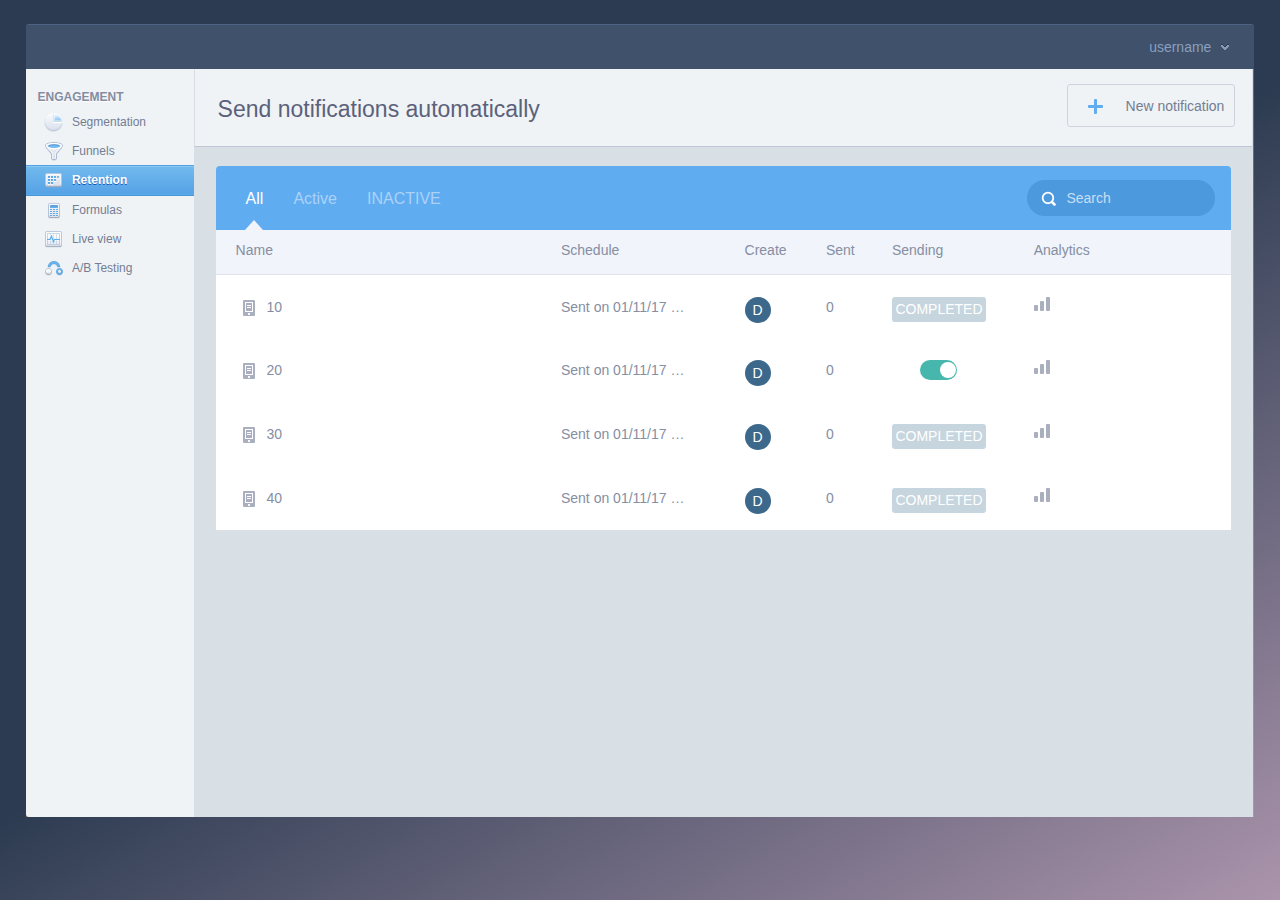
<file: notification.html>
<!DOCTYPE html>
<html>
	<head>
		<meta charset="UTF-8">
		<title></title>
		<link rel="stylesheet" type="text/css" href="css/bootstrap.min.css"/>
		<link rel="stylesheet" type="text/css" href="css/common.css"/>
	</head>
	<body>
		<div id="container">
			<div class="blue_header">
				<div class="blue_header_username">username</div>
				<div class="user_menu_dropdown">
					<a href="#">Help center</a>
					<a href="#">Email support</a>
					<a href="#">修改密码</a>
					<a href="#">退出</a>
				</div>
			</div>
			<div id="report">
				<!--左边按钮部分-->
				<div id="menu">
					<div class="toolkit">
						<div class="menu_header">ENGAGEMENT</div>
						<a class="link" href="#">
							<div class="icon icon1"></div>
							<div class="text">Segmentation</div>
							<div class="highlight_hack"></div>
						</a>
						<a class="link" href="#">
							<div class="icon icon2"></div>
							<div class="text">Funnels</div>
							<div class="highlight_hack"></div>
						</a>
						<a class="link selected" href="#">
							<div class="icon icon3"></div>
							<div class="text">Retention</div>
							<div class="highlight_hack"></div>
						</a>
						<a class="link" href="#">
							<div class="icon icon4"></div>
							<div class="text">Formulas</div>
							<div class="highlight_hack"></div>
						</a>
						<a class="link" href="#">
							<div class="icon icon5"></div>
							<div class="text">Live view</div>
							<div class="highlight_hack"></div>
						</a>
						<a class="link" href="#">
							<div class="icon icon6"></div>
							<div class="text">A/B Testing</div>
							<div class="highlight_hack"></div>
						</a>
					</div>
				</div>
				<!--右边数据展示部分-->
				<div id="report_content">
					<div class="noti_top">
						<div class="noti_topText">
							Send notifications automatically
						</div>
						<div class="dropdown">
							<div class="addNoti dropdown-toggle" data-toggle="dropdown">
								<div class="plus_icon"></div>
								<div class="text">New notification</div>
							</div>
							<ul class="dropdown-menu" role="menu">
								<li role = "presentation">
									<a role="menuitem" href="#">Email message</a>
								</li>
								<li role = "presentation">
									<a role="menuitem" href="#">SMS message</a>
								</li>
								<li role = "presentation">
									<a role="menuitem" href="#">Push notification</a>
								</li>
								<li role = "presentation">
									<a role="menuitem" href="#">Webhook</a>
								</li>
							</ul>
						</div>
					</div>
					
					<div class="noti_panel_top">
						<div class="noti_tabs noti_tab1">All</div>
						<div class="noti_tabs noti_tab2">Active</div>
						<div class="noti_tabs noti_tab3">INACTIVE</div>
						<div class="sanjiaox"></div>
						<div class="noti_search">
							<input type="text" name="" id="" value="" placeholder="Search"/>
						</div>
						<div style="clear: both;"></div>
					</div>
					<div class="noti_panel_content">
						<div class="noti_panel_conts content1">
							<table class="table">
								<tr>
									<th>Name</th>
									<th>Schedule</th>
									<th>Create</th>
									<th>Sent</th>
									<th>Sending</th>
									<th>Analytics</th>
									<th></th>
									<th></th>
								</tr>
								<tr>
									<td class="name">
										<div>
											<div class="icon"></div>
											<span>10</span>
										</div>
									</td>
									<td class="schedule">
										<div>
											Sent on 01/11/17 at 5:52 AM
										</div>
									</td>
									<td class="creator">
										<div class="creator_icon">D</div>
									</td>
									<td>0</td>
									<td class="sending">
										<div class="send_text">
											COMPLETED
										</div>
									</td>
									<td class="analytics"> 
										<div></div>
									</td>
									<td class="copy_icon">
										<div style="background: none;"></div>
									</td>
									<td class="delete_icon">
										<div class="deletes"></div>
									</td>
								</tr>
								<tr>
									<td class="name">
										<div>
											<div class="icon"></div>
											<span>20</span>
										</div>
									</td>
									<td class="schedule">
										<div>
											Sent on 01/11/17 at 5:52 AM
										</div>
									</td>
									<td class="creator">
										<div class="creator_icon">D</div>
									</td>
									<td>0</td>
									<td class="sending">
										<div class="sendbtn_wrp">
											<div class="send_btn">
												<div class="white_circle"></div>
											</div>
										</div>
									</td>
									<td class="analytics"> 
										<div></div>
									</td>
									<td class="copy_icon">
										<div></div>
									</td>
									<td class="delete_icon">
										<div class="deletes"></div>
									</td>
								</tr>
								<tr>
									<td class="name">
										<div>
											<div class="icon"></div>
											<span>30</span>
										</div>
									</td>
									<td class="schedule">
										<div>
											Sent on 01/11/17 at 5:52 AM
										</div>
									</td>
									<td class="creator">
										<div class="creator_icon">D</div>
									</td>
									<td>0</td>
									<td class="sending">
										<div class="send_text">
											COMPLETED
										</div>
									</td>
									<td class="analytics"> 
										<div></div>
									</td>
									<td class="copy_icon">
										<div style="background: none;"></div>
									</td>
									<td class="delete_icon">
										<div class="deletes"></div>
									</td>
								</tr>
								<tr>
									<td class="name">
										<div>
											<div class="icon"></div>
											<span>40</span>
										</div>
									</td>
									<td class="schedule">
										<div>
											Sent on 01/11/17 at 5:52 AM
										</div>
									</td>
									<td class="creator">
										<div class="creator_icon">D</div>
									</td>
									<td>0</td>
									<td class="sending">
										<div class="send_text">
											COMPLETED
										</div>
									</td>
									<td class="analytics"> 
										<div></div>
									</td>
									<td class="copy_icon">
										<div style="background: none;"></div>
									</td>
									<td class="delete_icon">
										<div class="deletes"></div>
									</td>
								</tr>
							</table>
						</div>
						<div class="noti_panel_conts content2">
							<table class="table">
								<tr>
									<th>Name</th>
									<th>Schedule</th>
									<th>Create</th>
									<th>Sent</th>
									<th>Sending</th>
									<th>Analytics</th>
									<th></th>
									<th></th>
								</tr>
								<tr>
									<td class="name">
										<div>
											<div class="icon"></div>
											<span>50</span>
										</div>
									</td>
									<td class="schedule">
										<div>
											Sent on 01/11/17 at 5:52 AM
										</div>
									</td>
									<td class="creator">
										<div class="creator_icon">D</div>
									</td>
									<td>0</td>
									<td class="sending">
										<div class="sendbtn_wrp">
											<div class="send_btn">
												<div class="white_circle"></div>
											</div>
										</div>
									</td>
									<td class="analytics"> 
										<div></div>
									</td>
									<td class="copy_icon">
										<div></div>
									</td>
									<td class="delete_icon">
										<div class="deletes"></div>
									</td>
								</tr>
							</table>
						</div>
						<div class="noti_panel_conts content3">
							<table class="table">
								<tr>
									<th>Name</th>
									<th>Schedule</th>
									<th>Create</th>
									<th>Sent</th>
									<th>Sending</th>
									<th>Analytics</th>
									<th></th>
									<th></th>
								</tr>
								<tr>
									<td class="name">
										<div>
											<div class="icon"></div>
											<span>60</span>
										</div>
									</td>
									<td class="schedule">
										<div>
											Sent on 01/11/17 at 5:52 AM
										</div>
									</td>
									<td class="creator">
										<div class="creator_icon">D</div>
									</td>
									<td>0</td>
									<td class="sending">
										<div class="send_text">
											COMPLETED
										</div>
									</td>
									<td class="analytics"> 
										<div></div>
									</td>
									<td class="copy_icon">
										<div style="background: none;"></div>
									</td>
									<td class="delete_icon">
										<div class="deletes"></div>
									</td>
								</tr>
								<tr>
									<td class="name">
										<div>
											<div class="icon"></div>
											<span>70</span>
										</div>
									</td>
									<td class="schedule">
										<div>
											Sent on 01/11/17 at 5:52 AM
										</div>
									</td>
									<td class="creator">
										<div class="creator_icon">D</div>
									</td>
									<td>0</td>
									<td class="sending">
										<div class="send_text">
											COMPLETED
										</div>
									</td>
									<td class="analytics"> 
										<div></div>
									</td>
									<td class="copy_icon">
										<div style="background: none;"></div>
									</td>
									<td class="delete_icon">
										<div class="deletes"></div>
									</td>
								</tr>
								<tr>
									<td class="name">
										<div>
											<div class="icon"></div>
											<span>80</span>
										</div>
									</td>
									<td class="schedule">
										<div>
											Sent on 01/11/17 at 5:52 AM
										</div>
									</td>
									<td class="creator">
										<div class="creator_icon">D</div>
									</td>
									<td>0</td>
									<td class="sending">
										<div class="send_text">
											COMPLETED
										</div>
									</td>
									<td class="analytics"> 
										<div></div>
									</td>
									<td class="copy_icon">
										<div style="background: none;"></div>
									</td>
									<td class="delete_icon">
										<div class="deletes"></div>
									</td>
								</tr>
							</table>
						</div>
					</div>
				</div>
				
			</div>
			
		</div>
		<div id="del_wrap">
			<div id="delect">
				<div class="del_top">
					<span class="glyphicon glyphicon-remove"></span>
					<span class="del_text">Are you shure you want to delect?</span>
					<div class="del_textDe">Delecting this Notification will remove it from the admin...</div>
				</div>
				<div class="del_bottom">
					<div class="cancel">Cancel</div>
					<div class="sure">Delect</div>
				</div>
			</div>
		</div>
		
	</body>
	<script src="js/jquery-3.1.1.min.js" type="text/javascript" charset="utf-8"></script>
	<script src="js/bootstrap.min.js" type="text/javascript" charset="utf-8"></script>
	<script src="js/highcharts.js" type="text/javascript" charset="utf-8"></script>
	<script src="js/index.js" type="text/javascript" charset="utf-8"></script>
	<script src="js/notification.js" type="text/javascript" charset="utf-8"></script>
</html>
</file>
<file: css/common.css>
*{
	margin: 0;
	padding: 0;
}
html,body{
	background-attachment:fixed;
	height: 100%;
	width: 100%;
	background-image: linear-gradient(-30deg,#c4a6be -10%,#2c3b51 50%);
}
#container{
	max-width: 1640px;
	min-width: 1150px;
	min-height:794px;
	margin: 0 auto;
	margin-bottom: 200px;
	position: relative;
	/*overflow: hidden;*/
	margin-top: 24px;
	border-radius: 3px;
	border-top: 1px solid #4d6383;
}
@media only screen and (min-width: 1210px) and (max-width: 1700px) {
	#container{
		width: 96%;
	}
}
.blue_header{
	width: 100%;
	height: 44px;
	background: #3f516b;
}
.blue_header_username{
	color: #8a9fbe;
	float: right;
	margin-right: 25px;
	line-height: 44px;
	padding-right: 18px;
	cursor: pointer;
	background: url(../img/project_menu_arrow.png) right center no-repeat;
	-moz-user-select: none;
	-webkit-user-select:none;
	-ms-user-select: none;
}
.blue_header_username:hover{
	color: white;
}
.user_menu_dropdown{
	opacity: 0;
	pointer-events: none;
	position: absolute;
	background: white;
	width: 185px;
	right: 20px;
	top: 38px;
	border-radius: 5px;
	padding-top: 10px;
	padding-left: 10px;
	box-shadow: 0 10px 40px rgba(0,0,0,0.15);
	padding-bottom: 10px;
	z-index: 100;
	transform: translateY(-10px);
}
.user_menu_dropdown_isopen{
	animation: opens .1s ease-out forwards;
}
.user_menu_dropdown_isclose{
	animation: close .1s ease-out forwards;
}
@-webkit-keyframes opens{
	from{transform: translateY(-10px);}
	to{transform: translateY(0px);
	opacity: 1;pointer-events: auto;}
}
@-webkit-keyframes close{
	from{transform: translateY(0px);opacity: 1;}
	to{transform: translateY(-10px);
	opacity: 0;}
}
.user_menu_dropdown a{
	text-decoration: none;
	font-weight: 400;
	color: #6e859d;
	display: block;
	width: 160px;
	line-height: 30px;
	padding-left: 10px;
	border-radius: 3px;
}
.user_menu_dropdown a:hover{
	background: #f0f3f5;
	color: #409bf0;
}
#report{
	position: relative;
	background: rgba(238,180,34,.4);
	width: 100%;
	min-height: 748px;
	margin: 0;padding: 0;border: 0;
}
#menu{
	width: 169px;
	/*height: 748px;*/
	height: 100%;
	background-color: #eff3f5;
	vertical-align:top;
	display: inline-block;
	position: absolute;
	left: 0;
	top: 0;
	font-size: 12px;
	border-radius: 0 0 0 3px;
	margin: 0;padding: 0;border: 0;
}
.toolkit{
	margin: 0;padding: 0;border: 0;
	vertical-align:baseline;
	display: block;
	width: 100%;
}
.menu_header{
	font-weight: bold;
	text-transform: uppercase;
	color: #838ca2;
	margin-top: 12px;
	text-shadow: 0 1px #fff;
	margin: 20px 0 2px 12px;
}
#report .link{
	padding: 5px 12px;
	display: block;
	position: relative;
	color: #3d5a7f;
	text-decoration: none;
	outline: none;
	margin: 0;border: 0;
	-webkit-font-smoothing:antialiased;
}
#report .link:hover{
	background: #e5eaef;
}
#report .selected{
	background-color: #66b0ea;
	background-image: linear-gradient(#72baed 0,#54a1e6 100%);
	border-top: 1px solid #54a1e6;
	border-right: 1px solid #54a4de;
	border-bottom: 1px solid #4c92d7;
	margin-right: -1px;
	margin-top: -1px;
	color: white;
	width: 169px;
}
#report .selected:hover{
	background-color: #66b0ea;
	background-image: linear-gradient(#72baed 0,#54a1e6 100%);
}
#report .selected .text{
	color: white;
	/*font-weight: 500;*/
	font-weight: bold;
	text-shadow: 0 1px #175bbe;
}
.icon{
	width: 20px;
	height: 19px;
	display: inline-block;
	vertical-align: middle;
	background: url(../img/nav_icons.png);
	background-repeat: no-repeat;
	margin: 0 5px 0 6px;
	padding: 0;border: 0;
}
.icon1{
	background-position: -20px -38px;
}
.icon2{
	background-position: 0px -57px;
}
.icon3{
	background-position: 0px -114px;
}
.icon4{
	background-position: 0px -76px;
}
.icon5{
	background-position: 0px -266px;
}
.icon6{
	background-position: 0px -305px;
}
.text{
	display: inline-block;
	vertical-align: middle;
	font-weight: 400;
	color: #747d94;
	-webkit-font-smoothing:antialiased;
	margin: 0;padding: 0;border: 0;
}
#report .selected .highlight_hack{
	position: absolute;
	top: 0;
	bottom: 0;
	left: 0;
	right: 0;
	border-top: 1px solid #89c8f0;
	border-bottom: 1px solid #59aae9;
	margin:0;padding: 0;
}
#report_content{
	position: relative;
	display: block;
	background-color: #d8e0e6;
	margin-left: 168px;
	min-height: 748px;
	vertical-align: top;
	width: calc(100% - 169px);
	padding-bottom: 10px;
}

.retention_Top{
	width: calc(100% - 30px);
	min-height: 156px;
	background: #ffffff;
	margin: 15px;
	padding-top: 1px;
	border: 1px solid #C4C9D8;
	border-radius: 3px;
}
.reten_TopSelectWrap{
	height: 50px;
	background: #eff3f5;
	width: 100%;
	position: relative;
}
.retenTopSelect{
	width: 186px;
	border-right: 1px solid #e0e4ec;
	height: 100%;
	border-bottom: 1px solid #d1d4dc;
	overflow: hidden;
	color: #747d94;
	cursor: pointer;
}
.retenTopSelect:hover{
	background: #f7f8f9;
}
.retenTopSelect .retenTop_icon{
	width: 20px;
	height: 22px;
	background: url(../img/re_1_2.svg) no-repeat;
	float: left;
	margin-top: 14px;
	margin-left: 18px;
}
.retenTopSelect .retenTop_text{
	display: inline-block;
	float: left;
	margin-left: 13px;
	margin-top: 14px;
}
.retenTopSelect .caret{
	display: inline-block;
	float: right;
	margin-right: 17px;
	margin-top: 22px;
}
.retenTop_drop{
	width:386px;
	min-height: 71px;
	box-shadow: 0 1px 10px 0 rgba(166,166,166,0.8);
	position: absolute;
	top: 48px;
	padding-top: 0;
	padding-bottom: 0;
}
.retenTop_drop li{
	height: 71px;
	border-bottom: 1px solid #DBE7EF;
	cursor: pointer;
	margin-top: 0;
	overflow: hidden;
	color: #787d94;
}
.retenTop_drop li:hover{
	background: #60acf1;
	color: white;
}
.retenTop_drop li:last-child{
	border-bottom: none;
}
.retenTop_drop .reten_liIcon{
	width: 20px;
	height: 22px;
	float: left;
	margin-top: 15px;
	margin-left: 15px;
}
.retenTop_drop li:nth-child(1) .reten_liIcon{
	background: url(../img/re_1_2.svg) no-repeat;
}
.retenTop_drop li:nth-child(2) .reten_liIcon{
	background: url(../img/re_2_2.svg) no-repeat;
}
.retenTop_drop li:nth-child(3) .reten_liIcon{
	background: url(../img/re_3_2.svg) no-repeat;
}
.retenTop_dropDetail span{
	display: inline-block;
}
.retenTop_dropDetail .li_label{
	font-size: 14px;
	margin-top: 15px;
	margin-left: 14px;
}
.retenTop_dropDetail .li_subtext{
	font-size: 12px;
	margin-left: 14px;
	font-weight: 200;
}

.reten_TopSelectContent{
	width: 100%;
	min-height: 105px;
	/*background: yellow;*/
	/*overflow: hidden;*/
}
.reten_TopSelectContent>div{
	width: 100%;
	min-height: 105px;
/*	float: left;*/
	/*background: pink;*/
	display: none;
	position: relative;
}
.reten_TopSelectContent .reten_TopSelectContent1,.reten_TopSelectContent3{
	display: block;
	padding-top: 36px;
}
.reten_TopSelectContent .reten_TopSelectContent1 .event{
	width: 258px;
	height: 31px;
	border: 1px solid #bdc7d2;
	border-radius: 3px;
	margin-left: 100px;
	color: #747d94;
	background: #f3f4f7;
	line-height: 31px;
	padding-left: 10px;
	background-image: url(../img/project_menu_arrow.png);
	background-repeat: no-repeat;
	background-position: 230px 13px;
}
.reten_TopSelectContent .reten_TopSelectContent1 .event:hover{
	border: 1px solid #5290ec;
}
.reten_TopSelectContent .reten_TopSelectContent1 .eventMenu{
	width: 258px;
	position: absolute;
	top: 64px;
	left: 100px;
	border: 1px solid #bdc7d2;
	border-top: none;
	background: #fbfcfe;
	display: none;
	border-radius: 0px;
}
.reten_TopSelectContent1 .eventSearch{
	height: 40px;
	width: 100%;
	padding: 4px;
	border-bottom: 1px solid #dbe7ef;
}
.reten_TopSelectContent1 .eventSearch input{
	height: 30px;
	width: 248px;
	outline: none;
	border: 1px solid #5290ec;
	background: url(../img/search.png) no-repeat 8px 9px;
	padding-left: 24px;
}
.reten_TopSelectContent1 .eventOp{
	width: 256px;
	height: 140px;
	overflow-y: scroll;
	overflow-x: hidden;
}
.reten_TopSelectContent1 .eventSelectOp{
	height: 38px;
	width: 243px;
	border-bottom: 1px solid #dbe7ef;
	color: #888fa3;
	line-height: 38px;
	padding-left: 8px;
	font-weight: 300;
	cursor: pointer;
}
.reten_TopSelectContent1 .eventSelectOp:hover{
	background: #5290ec;
	color: white;
}
.reten_TopSelectContent .reten_TopSelectContent2>div{
	padding-top: 36px;
}
.reten_TopSelectContent .reten_TopSelectContent2 .event2,.event2_2{
	width: 258px;
	height: 31px;
	border: 1px solid #bdc7d2;
	border-radius: 3px;
	margin-left: 100px;
	color: #747d94;
	background: #f3f4f7;
	line-height: 31px;
	padding-left: 10px;
	background-image: url(../img/project_menu_arrow.png);
	background-repeat: no-repeat;
	background-position: 230px 13px;
}
.reten_TopSelectContent .reten_TopSelectContent2 .event2:hover,.reten_TopSelectContent .reten_TopSelectContent2 .event2_2:hover{
	border: 1px solid #5290ec;
}
.reten_TopSelectContent2 .eventMenu2,.reten_TopSelectContent2 .eventMenu2_2{
	width: 258px;
	position: absolute;
	top: 64px;
	left: 100px;
	border: 1px solid #bdc7d2;
	border-top: none;
	background: #fbfcfe;
	display: none;
	border-radius: 0px;
}
.reten_TopSelectContent2 .eventMenu2_2{
	top: 173px;
	/*display: block;*/
}
.reten_TopSelectContent2 .eventSearch2,.reten_TopSelectContent2 .eventSearch2_2{
	height: 40px;
	width: 100%;
	padding: 4px;
	border-bottom: 1px solid #dbe7ef;
}
.reten_TopSelectContent2 input{
	height: 30px;
	width: 248px;
	outline: none;
	border: 1px solid #5290ec;
	background: url(../img/search.png) no-repeat 8px 9px;
	padding-left: 24px;
}
.reten_TopSelectContent2 .eventSelectOp2,.reten_TopSelectContent2 .eventSelectOp2_2{
	height: 38px;
	width: 243px;
	border-bottom: 1px solid #dbe7ef;
	color: #888fa3;
	line-height: 38px;
	padding-left: 8px;
	font-weight: 300;
	cursor: pointer;
}
.reten_TopSelectContent .reten_TopSelectContent3 .event3{
	width: 258px;
	height: 31px;
	border: 1px solid #bdc7d2;
	border-radius: 3px;
	margin-left: 100px;
	color: #747d94;
	background: #f3f4f7;
	line-height: 31px;
	padding-left: 10px;
	background-image: url(../img/project_menu_arrow.png);
	background-repeat: no-repeat;
	background-position: 230px 13px;
}

.reten_TopSelectContent .reten_TopSelectContent3 .event3:hover{
	border: 1px solid #5290ec;
}
.reten_TopSelectContent .reten_TopSelectContent3 .eventMenu3{
	width: 258px;
	position: absolute;
	top: 64px;
	left: 100px;
	border: 1px solid #bdc7d2;
	border-top: none;
	background: #fbfcfe;
	display: none;
	border-radius: 0px;
}
.reten_TopSelectContent3 .eventSearch3{
	height: 40px;
	width: 100%;
	padding: 4px;
	border-bottom: 1px solid #dbe7ef;
}
.reten_TopSelectContent3 .eventSearch3 input{
	height: 30px;
	width: 248px;
	outline: none;
	border: 1px solid #5290ec;
	background: url(../img/search.png) no-repeat 8px 9px;
	padding-left: 24px;
}
.reten_TopSelectContent3 .eventOp3{
	width: 256px;
	height: 140px;
	overflow-y: scroll;
	overflow-x: hidden;
}
.reten_TopSelectContent3 .eventSelectOp3{
	height: 38px;
	width: 243px;
	border-bottom: 1px solid #dbe7ef;
	color: #888fa3;
	line-height: 38px;
	padding-left: 8px;
	font-weight: 300;
	cursor: pointer;
}
.reten_TopSelectContent3 .eventSelectOp3:hover{
	background: #5290ec;
	color: white;
}

.chart_container{
	width: calc(100% - 30px);
	min-height: 200px;
	margin: 15px;
	/*background: yellow;*/
	margin-top: 2px;
}
.table_head{
	width: 100%;
	height: 54px;
	border: 1px solid #d8dde6;
	border-bottom: none;
	background: #eff3f5;
	color: #747d94;
	font-size: 13px;
}
.table_head table,.table_head table tr{
	width: 100%;
}
.table_head th{
	height: 54px;
	padding-left: 20px;
	border-right: 1px solid #d8dde6;
}
.table_head th:nth-child(1){
	width: 175px;
}
.table_head th:nth-child(2){
	width: 90px;
}
.table_head table .numbers{
	min-width: 55px;
	width: calc((100% - 165px) / 13);
	height: 25px;
	background-color: #fffce7;
	padding-left: 0;
	text-align: center;
}
.table_body{
	width: 100%;
	min-height: 44px;
	border: 1px solid #d8dde6;
	border-bottom: none;
	background: #eff3f5;
	color: #747d94;
	font-size: 13px;
}
.table_body table,.table_body tr{
	width: 100%;
}
.table_body th{
	height: 40px;
	width: 175px;
	padding-left: 20px;
	border-right: 1px solid #d8dde6;
	border-bottom: 1px solid #d8dde6;
}
.table_body th:nth-child(2){
	width: 90px;
}
.table_body td{
	width: calc((100% - 165px) / 13);
	height: 40px;
	border-right: 1px solid #d8dde6;
	text-align: center;
	background: #edf4fa;
}
.table_body .td_bg1{
	border-right: 1px solid #97c8eb;
	background: #97c8eb;
	color: white;
}
.table_body .td_bg2{
	border-right: 1px solid #2b93d5;
	background: #2b93d5;
	color: white;
}
.table_body .td_bg3{
	border-right: 1px solid #4c7cb8;
	background: #4c7cb8;
	color: white;
}

.funnel_tableWrap{
	width: calc(100% - 30px);
	min-height: 514px;
	background: #eff3f5;
	margin: 15px;
	border-radius: 3px;
	border: 1px solid #bfcfda;
	padding: 13px;
	position: relative;
}
.funnel_timeRange{
	color: #798298;	
	height: 30px;
	width: 208px;
	line-height: 30px;
	padding-left: 11px;
	border: 1px solid #BDC7D2;
	border-radius: 3px;
	overflow: hidden;
	background: #f8f9fa;
	cursor: default;
}
.funnel_timerange_drop{
	position: absolute;
	top: 40px;
	left: 15px;
}
.funnel_timerange_drop .drop_times{
	height: 32px;
	line-height: 32px;
	border-bottom: 1px solid #dfe6ef;
	padding-left: 11px;
}
.funnel_timerange_drop .drop_times:hover{
	background: #4ba8ff;
}
.funneltable{
	width: 100%;
	height: 400px;
	background: white;
	margin-top: 10px;
	position: relative;
}
.table_load{
	position: absolute;
	left: 0;right: 0;
	margin: 0 auto;
	top: 150px;
	background: #f8f9fc;
	width: 285px;
	height: 60px;
	padding-left: 13px;
	padding-top: 14px;
	padding-bottom: 14px;
}
.table_load div{
	display: inline-block;
	margin-left: 10px;
	color: #5c617b;
}
.table_load .subtitle{
	display: inline-block;
	margin-left: 45px;
	color: #afb4c1; 
}

.liveWrapper{
	width: calc(100% - 48px);
	margin: 24px;
	min-height: 110px;
}
.tableTop{
	width: 100%;
	height: 65px;
	background: #60acf1;
	border-bottom: 1px solid #4d98e2;
	border-top-left-radius: 6px;
	border-top-right-radius: 6px;
	position: relative;
}
.Livesearch span{
	position: absolute;
	width: 10px;
	height: 10px;
	color: white;
	top: 11px;
	left: 20px;
}
.tableTop .Livesearch{
	position: absolute;
	top: 15px;
	right: 15px;
	height: 36px;
	width: 326px;
}
.tableTop input{
	width: 100%;
	height: 100%;
	outline: none;
	border-radius: 30px;
	border: none;
	background: #4d99dd;
	padding-left: 40px;
	color: white;
	border-top: 1px solid #4a93d5;
}
.table{
	margin-bottom: 0;
}
.table-responsive{
	background: white;
	padding-bottom: 0;
}
#report_content .table-responsive .table thead{
	color: #8b93a7;
	font-size: 12px;
	background: #eef1f8;
}
#report_content .table-responsive .table thead th{
	border-right: 1px solid #dae1eb;
}
#report_content .table-responsive .table thead th:nth-child(1){
	padding-left: 50px;
}
#report_content .table-responsive .table tbody tr{
	color: #8b93a7;
	border-bottom: 1px solid #dde8ef;
	cursor: pointer;
}
#report_content .table-responsive .table tbody tr td:nth-child(1){
	padding: 0;
	text-overflow: ellipsis;
	padding-right: 0px;
}
.table tbody td .user_portrait{
	display: inline-block;
	width:39px;
	height: 39px;
	padding: 12px;
	background: #f7f9fc;
	border-right: 1px solid #dde8ef;
}
.table tbody td .event_name{
	display: inline-block;
	white-space:nowrap; 
	overflow:hidden; 
	text-overflow:ellipsis;
	width: 180px;
	height: 18px;
	font-size: 14px;
}
.userColor_1{
	color: #5a9bd1;
}
.userColor_2{
	color: #d0a95b;
}
.userColor_3{
	color: #238384;
}
.userColor_4{
	color: #d97b7f;
}
.addtd{
	min-height: 72px;
	background: yellow;
}
.adddiv{
	width: 100%;
	min-height:72px;
	background: pink;
}
.newtr{
	/*display: none;*/
}
.liv_tab1,.liv_tab2,.liv_tab3{
	float: left;
	width: 200px;
	height: 35px;
	line-height: 35px;
	text-align: center;
	border: 1px solid #dde8ef;
	color: #9a9eb5;
	font-size: 12px;
	background: #edf2f5;
}
.liv_tab1{
	color: #66aff1;
	background: #f7f9fc;
}
.liv_list1,.liv_list2,.liv_list3{
	width: 100%;
	min-height: 100px;
	display: block;
	overflow: hidden;
}
.liv_list2{
	display: none;
}
.liv_list3{
	display: none;
}
.floats{
	float: left;
	width: calc(100%/3 - 1px);
	height: 34px;
	line-height: 34px;
	font-weight: 200;
}
.floats>div{
	display: block;
	width: 100%;
	height: 34px;
	border-bottom:1px solid #dde8ef;
}

.noti_top{
	width: calc(100% - 1px);
	height: 78px;
	background: #eff3f5;	
	border-left: 1px #d8e0e6 solid; 
	border-bottom: 1px solid #c0c6d5;
	/*overflow: hidden;*/
}
.noti_topText{
	color: #5c617b;
	font-size: 23px;
	float: left;
	margin-top: 24px;
	margin-left: 23px;
}
.addNoti{
	width: 168px;
	height: 43px;
	border: solid 1px #cfd3e1;
	float: right;
	border-radius: 3px;
	margin-top: 15px;
	margin-right: 17px;
	overflow: hidden;
	cursor: pointer;
}
.addNoti:hover{
	border: 1px solid #60acf1;
}
.plus_icon{
	width: 15px;
	height: 15px;
	background: url(../img/plus_icon_blue_white.png);
	float: left;
	margin-top: 14px;
	margin-left: 20px;
}
.addNoti .text{
	color: #747d94;
	float: right;
	margin-right: 10px;
	margin-top: 11px;
}
.#report_content .dropdown{
	position: relative;
	float: right;
	width: 200px;
	height: 78px;
}
#report_content .noti_top ul{
	position: absolute;
	right: 16px;
	width: 168px;
	float: none;
	left: auto;
	top: 55px;
	padding-bottom: 0;
	padding-top: 0;
}
#report_content .noti_top ul li{
	height: 44px;
	width: 100%;
	background: #60acf1;
}
#report_content .noti_top .open .addNoti{
	background: #4d98e2;
}
#report_content .noti_top .open .addNoti .text{
	color: white;
}
#report_content .noti_top .open .addNoti .plus_icon{
	background-position: -15px 0;
}
#report_content .noti_top ul li a{
	height: 44px;
	border-bottom-width: 100%;
	color: white;
	line-height: 44px;
}
#report_content .noti_top ul a:hover{
	background: #4d98e2;
}
.noti_panel_top{
	width: calc(100% - 44px);
	margin: 19px 22px;
	min-height: 64px;
	background: #60acf1;
	border-top-left-radius: 4px;
	border-top-right-radius: 4px;
	position: relative;
}
.noti_panel_top .noti_tabs{
	float: left;
	margin-left: 30px;
	font-size: 16px;
	color: #abd2f7;
	height: 42px;
	margin-top: 22px;
	cursor: pointer;
}
.noti_panel_top .noti_tab1{
	color: white;
}
.noti_panel_top .noti_tabs:hover{
	color: white !important;
}
.sanjiaox{
	width: 0;
    height: 0;
    border-left: 9px solid transparent;
    border-right: 9px solid transparent;
    border-bottom: 10px solid #f1f4fa;
    position: absolute;
    bottom: 0;
    left: 29px;
}
.noti_panel_top .noti_search input{
	border: none;
	outline: none;
	width: 188px;
	height: 36px;
	background-color: #4d99dd;
	float: right;
	margin-right: 16px;
	border-radius: 20px;
	margin-top: 14px;
	color: white !important;
	padding-left: 39px;
	background-image: url(../img/search_icon.png);
	background-repeat: no-repeat;
	background-position: 14px 11px;
}
.noti_search{
	position: relative;
}
::-webkit-input-placeholder { /* WebKit browsers */ 
	color: #c7dff6; 
} 
.input_focus{
	animation: ani1 .2s ease-in forwards;
}
@-webkit-keyframes ani1{
	from{width: 188px;}
	to{width: 228px;}
}
.input_blur{
	animation: ani2 .2s ease-in forwards;
}
@-webkit-keyframes ani2{
	from{width: 228px;}
	to{width: 188px;}
}
.noti_panel_content{
	width: calc(100% - 44px);
	margin-left: 22px;
	margin-top: -19px;
	min-height: 10px;
	background: #f1f4fa;
}
.noti_panel_content .noti_panel_conts{
	display: none;
}
.noti_panel_content .content1{
	display: block;
}

.noti_panel_content table{
	color: #868ea3;
}
.noti_panel_content table th{
	font-weight: 400;
	border-bottom: 1px solid #dee3ec;
	background: #f1f4fa;
	height: 44px;
	line-height: 44px;
	padding-top: 10px !important;
	padding-left: 20px !important;
}
.noti_panel_content table td{
	padding-left: 20px !important;
	height: 64px;
	padding-top: 22px !important;
	background: #ffffff;
}
.noti_panel_content table .name{
	min-width: 280px;
}
.noti_panel_content table .name .icon{
	height: 16px;
	width: 16px;
	background: url(../img/message_type_v2.png) 0 -41px;
}
.noti_panel_content table .schedule>div{
	width: 130px;
	white-space:nowrap; 
	overflow: hidden;
	text-overflow: ellipsis;	
}
.noti_panel_content table .creator .creator_icon{
	width: 26px;
	height: 26px;
	border-radius: 50%;
	background: #3c688b;
	line-height: 26px;
	text-align: center;
	color: white;
}
.noti_panel_content table .send_text{
	width: 94px;
	height: 25px;
	border-radius: 3px;
	background: #c6d5de;
	color: #ffffff;
	line-height: 25px;
	text-align: center;
}
.noti_panel_content table .analytics>div{
	width: 16px;
	height: 14px;
	background: url(../img/little-graph-icon_v2_16px.png) no-repeat 0 0;
}
.noti_panel_content table .copy_icon,.noti_panel_content table .delete_icon{
	width: 60px;
	padding-left: 0 !important;
}
.copy_icon>div{
	width: 14px;
	height: 16px;
	background: url(../img/clone.svg);
	cursor: pointer;
	display: none;
}
.delete_icon>div{
	width: 14px;
	height: 16px;
	background: url(../img/trash_icon_v2.png) no-repeat 0 0;
	display: none;
}
.delete_icon>div:hover{
	background: url(../img/trash_icon_v2.png) no-repeat -15px 0;;
	cursor: pointer;
}
.noti_panel_content table .sending .sendbtn_wrp{
	width: 94px;
	height: 25px;
	border-radius: 3px;
	text-align: center;
}
.noti_panel_content table .sending .send_btn{
	width: 37px;
	height: 20px;
	line-height: 20px;
	border-radius: 15px;
	background: #47b6ac;
	margin: 0 auto;
	cursor: pointer;
}
.noti_panel_content table .sending .white_circle{
	width: 16px;
	height: 16px;
	border-radius: 50%;
	background: white;
	margin-top: 2px;
	margin-right: 1px;
	float: right;
}
#delect{
	width: 360px;
	height: 177px;
	border-radius: 3px;
	background: #f4f5f9;
	position: fixed;
	left: 0;right: 0;
	margin: 0 auto;
	top: 300px;
	/*display: none;*/
}
#delect .del_top{
	width: 100%;
	height: 109px;
	border-bottom: 1px solid #d2dde5;
}
#delect .del_top .glyphicon{
	color: #d25e76;
	font-size: 36px;
	margin-top: 20px;
	margin-left: 20px;
}
#delect .del_top .del_text{
	color: #60657c;
	position: absolute;
	top: 20px;
	left: 70px;
	font-size: 16px;
}
#delect .del_top .del_textDe{
	position: absolute;
	width: 270px;
	height: 50px;
	color: #9299aa;
	font-size: 14px;
	left: 70px;
	top: 46px;
}
#delect .del_bottom{
	width: 100%;
	height: 66px;
	border-top: 1px solid white;
}
.del_bottom .cancel{
	width: 89px;
	height: 35px;
	border: 1px solid #c1c8d3;
	position: absolute;
	right: 130px;
	bottom: 18px;
	background: #f3f6fc;
	color: #737c91;
	line-height: 35px;
	text-align: center;
	border-radius: 3px;
	box-shadow: inset 0 1px #fff, inset 0 -2px #dcdfe4, 0 1px 2px rgba(0,0,0,0.05);
	cursor: pointer;
}
.del_bottom .sure{
	width: 89px;
	height: 35px;
	border: 1px solid #b15c64;
	position: absolute;
	right: 10px;
	bottom: 18px;
	background: #bd6d7d;
	color: white;
	line-height: 35px;
	text-align: center;
	border-radius: 3px;
	box-shadow: inset 0 1px #c88197, inset 0 -2px #a54e56, 0 1px 2px rgba(0,0,0,0.05);
	cursor: pointer;
}
#del_wrap{
	width: 100%;
	height: 100%;
	background: rgba(41,54,74,0.6);
	position: absolute;
	top: 0;
	display: none;
}
</file>
